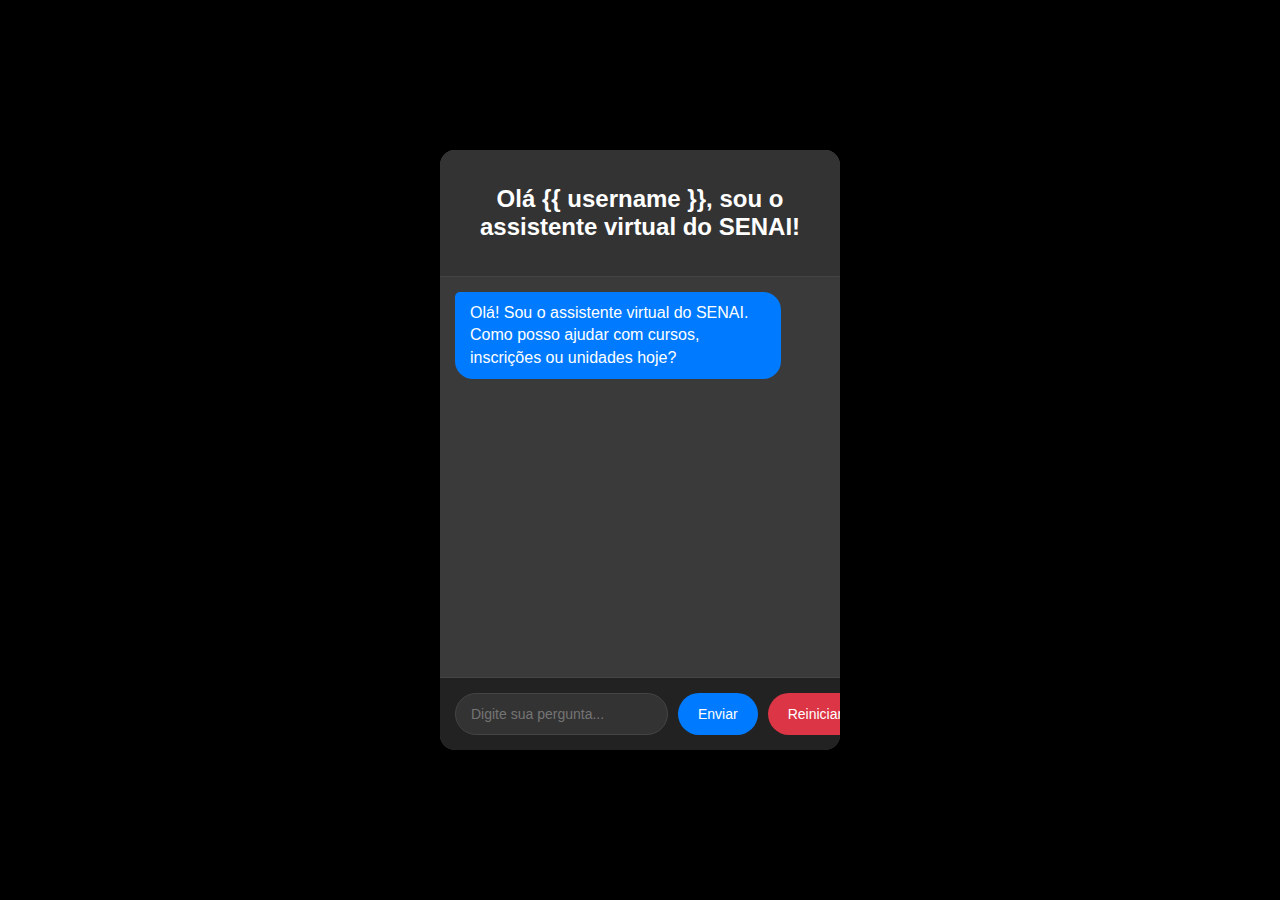
<file: backend - chatbot/templates/index.html>
<!DOCTYPE html>
<html lang="pt-BR">
<head>
  <meta charset="UTF-8">
  <meta name="viewport" content="width=device-width, initial-scale=1.0">
  <title>Chatbot SENAI</title>
  <style>
    body {
      font-family: 'Arial', sans-serif;
      margin: 0;
      padding: 0;
      background-color: #000000;
      color: white;
      display: flex;
      justify-content: center;
      align-items: center;
      height: 100vh;
    }

    .chat-container {
      width: 90%;
      max-width: 400px;
      height: 600px;
      background: #4a4a4a;
      border-radius: 15px;
      box-shadow: 0 5px 15px rgba(0,0,0,0.1);
      display: flex;
      flex-direction: column;
      overflow: hidden;
    }

    .chat-header {
      padding: 15px;
      background-color: #333;
      text-align: center;
      border-bottom: 1px solid #444;
    }

    #chat-box {
      flex: 1;
      padding: 15px;
      overflow-y: auto;
      background-color: #3a3a3a;
      display: flex;
      flex-direction: column;
      gap: 10px;
    }

    .message {
      max-width: 80%;
      padding: 10px 15px;
      border-radius: 18px;
      position: relative;
      word-wrap: break-word;
      line-height: 1.4;
    }

    .bot-message {
      background-color: #007bff;
      align-self: flex-start;
      border-top-left-radius: 5px;
    }

    .user-message {
      background-color: #333;
      align-self: flex-end;
      border-top-right-radius: 5px;
    }

    .input-area {
      display: flex;
      padding: 15px;
      background: #222;
      border-top: 1px solid #444;
      gap: 10px;
    }

    #user-input {
      flex: 1;
      padding: 12px 15px;
      border: 1px solid #444;
      border-radius: 25px;
      outline: none;
      font-size: 14px;
      background-color: #333;
      color: white;
    }

    .input-area button {
      padding: 12px 20px;
      background-color: #007bff;
      color: white;
      border: none;
      border-radius: 25px;
      cursor: pointer;
      font-size: 14px;
      transition: background-color 0.3s;
    }

    .input-area button:hover {
      background-color: #0056b3;
    }

    .reset-btn {
      background-color: #dc3545 !important;
    }

    .reset-btn:hover {
      background-color: #bb2d3b !important;
    }

    /* Animação de digitação */
    .typing-indicator {
      display: inline-flex;
      align-items: center;
      padding: 10px 15px;
      background-color: #007bff;
      border-radius: 18px;
      align-self: flex-start;
      margin-bottom: 10px;
    }

    .typing-dots {
      display: flex;
      margin-left: 5px;
    }

    .typing-dots div {
      width: 8px;
      height: 8px;
      background-color: white;
      border-radius: 50%;
      margin: 0 2px;
      animation: typing 1.4s infinite ease-in-out;
    }

    .typing-dots div:nth-child(1) { animation-delay: 0s; }
    .typing-dots div:nth-child(2) { animation-delay: 0.2s; }
    .typing-dots div:nth-child(3) { animation-delay: 0.4s; }

    @keyframes typing {
      0%, 60%, 100% { transform: translateY(0); }
      30% { transform: translateY(-3px); }
    }

    .error-message {
      color: #ff6b6b;
      padding: 10px;
      text-align: center;
      font-size: 14px;
    }
  </style>
</head>
<body>
  <div class="chat-container">
    <div class="chat-header">
      <h2>Olá {{ username }}, sou o assistente virtual do SENAI!</h2>
    </div>
    <div id="chat-box"></div>
    <div class="input-area">
      <input type="text" id="user-input" placeholder="Digite sua pergunta..." autocomplete="off">
      <button onclick="sendMessage()">Enviar</button>
      <button onclick="resetConversation()" class="reset-btn">Reiniciar</button>
    </div>
  </div>

  <script>
    // Ao carregar a página, exibe a mensagem inicial
    window.onload = function() {
      const chatBox = document.getElementById("chat-box");
      addBotMessage("Olá! Sou o assistente virtual do SENAI. Como posso ajudar com cursos, inscrições ou unidades hoje?");
      
      // Focar no input automaticamente
      document.getElementById("user-input").focus();
    }
    
    // Função para adicionar mensagem do bot
    function addBotMessage(message) {
      const chatBox = document.getElementById("chat-box");
      const messageDiv = document.createElement("div");
      messageDiv.className = "message bot-message";
      messageDiv.innerHTML = message;
      chatBox.appendChild(messageDiv);
      chatBox.scrollTop = chatBox.scrollHeight;
    }
    
    // Função para adicionar mensagem do usuário
    function addUserMessage(message) {
      const chatBox = document.getElementById("chat-box");
      const messageDiv = document.createElement("div");
      messageDiv.className = "message user-message";
      messageDiv.innerHTML = message;
      chatBox.appendChild(messageDiv);
      chatBox.scrollTop = chatBox.scrollHeight;
    }
    
    // Função para mostrar indicador de digitação
    function showTypingIndicator() {
      const chatBox = document.getElementById("chat-box");
      const typingDiv = document.createElement("div");
      typingDiv.className = "typing-indicator";
      typingDiv.id = "typing-indicator";
      typingDiv.innerHTML = `
        <span>Digitando</span>
        <div class="typing-dots">
          <div></div>
          <div></div>
          <div></div>
        </div>
      `;
      chatBox.appendChild(typingDiv);
      chatBox.scrollTop = chatBox.scrollHeight;
    }
    
    // Função para remover indicador de digitação
    function hideTypingIndicator() {
      const indicator = document.getElementById("typing-indicator");
      if (indicator) {
        indicator.remove();
      }
    }
    
    // Permite enviar mensagem com a tecla Enter
    document.getElementById("user-input").addEventListener("keyup", function(event) {
      if (event.key === "Enter") {
        sendMessage();
      }
    });
    
    function sendMessage() {
      const input = document.getElementById("user-input");
      const message = input.value.trim();
      
      if (!message) return;
      
      addUserMessage(message);
      input.value = "";
      
      // Mostrar indicador de "digitando..."
      showTypingIndicator();
      
      // Enviar mensagem para o servidor
      fetch("/chat", {
        method: "POST",
        headers: {"Content-Type": "application/json"},
        body: JSON.stringify({message})
      })
      .then(res => {
        if (!res.ok) {
          throw new Error("Erro na resposta do servidor");
        }
        return res.json();
      })
      .then(data => {
        hideTypingIndicator();
        
        if (data.error) {
          showErrorMessage(data.error);
        } else {
          addBotMessage(data.reply);
        }
      })
      .catch(error => {
        hideTypingIndicator();
        showErrorMessage("Falha na conexão com o servidor");
        console.error("Erro:", error);
      });
    }
    
    // Função para mostrar mensagem de erro
    function showErrorMessage(message) {
      const chatBox = document.getElementById("chat-box");
      const errorDiv = document.createElement("div");
      errorDiv.className = "error-message";
      errorDiv.innerHTML = `<strong>Erro:</strong> ${message}`;
      chatBox.appendChild(errorDiv);
      chatBox.scrollTop = chatBox.scrollHeight;
    }
    
    function resetConversation() {
      const chatBox = document.getElementById("chat-box");
      chatBox.innerHTML = ""; // Limpa o chat
      
      fetch("/reset", {
        method: "POST"
      })
      .then(res => {
        if (!res.ok) {
          throw new Error("Erro ao reiniciar conversa");
        }
        return res.json();
      })
      .then(() => {
        addBotMessage("Olá! Sou o assistente virtual do SENAI. Como posso ajudar com cursos, inscrições ou unidades hoje?");
      })
      .catch(error => {
        showErrorMessage("Falha ao reiniciar a conversa");
        console.error("Erro:", error);
      });
    }
  </script>
</body>
</html>
</file>
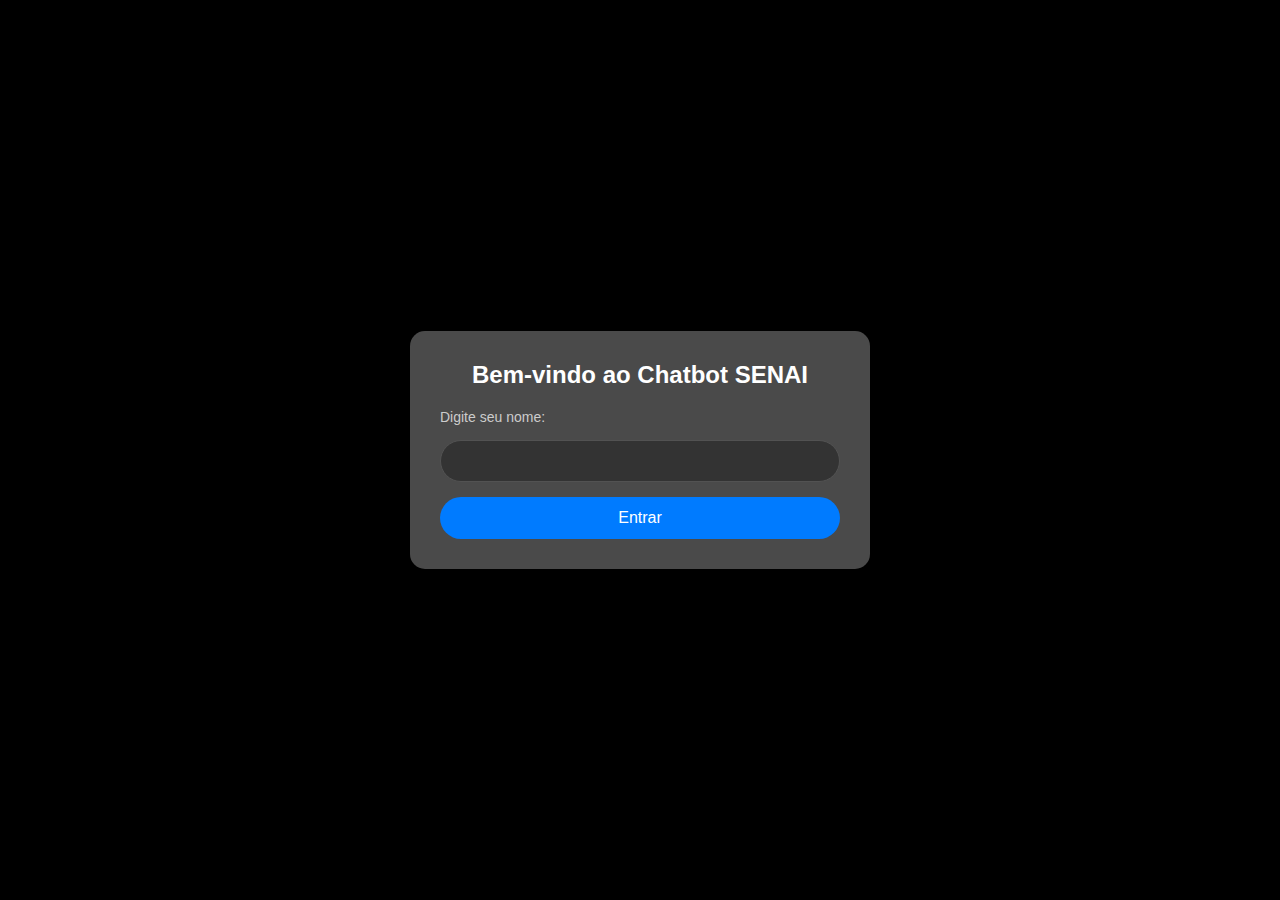
<file: templates/login.html>
<!DOCTYPE html>
<html lang="pt-BR">
<head>
  <meta charset="UTF-8">
  <meta name="viewport" content="width=device-width, initial-scale=1.0">
  <title>Login - SENAI Chatbot</title>
  <style>
    body {
      font-family: 'Arial', sans-serif;
      margin: 0;
      padding: 0;
      background-color: #000000;
      color: white;
      display: flex;
      justify-content: center;
      align-items: center;
      height: 100vh;
    }

    .login-container {
      width: 90%;
      max-width: 400px;
      padding: 30px;
      background: #4a4a4a;
      border-radius: 15px;
      box-shadow: 0 5px 15px rgba(0,0,0,0.1);
      text-align: center;
    }

    h2 {
      margin-top: 0;
      color: #ffffff;
    }

    .login-form {
      display: flex;
      flex-direction: column;
      gap: 15px;
    }

    .login-form label {
      text-align: left;
      font-size: 14px;
      color: #cccccc;
    }

    .login-form input {
      padding: 12px 15px;
      border: 1px solid #525252;
      border-radius: 25px;
      outline: none;
      font-size: 14px;
      background-color: #333;
      color: white;
    }

    .login-form button {
      padding: 12px;
      background-color: #007bff;
      color: white;
      border: none;
      border-radius: 25px;
      cursor: pointer;
      font-size: 16px;
      transition: background-color 0.3s;
    }

    .login-form button:hover {
      background-color: #0056b3;
    }
  </style>
</head>
<body>
  <div class="login-container">
    <h2>Bem-vindo ao Chatbot SENAI</h2>
    <form method="POST" action="/login" class="login-form">
      <label for="username">Digite seu nome:</label>
      <input type="text" id="username" name="username" required autofocus>
      <button type="submit">Entrar</button>
    </form>
  </div>
</body>
</html>
</file>
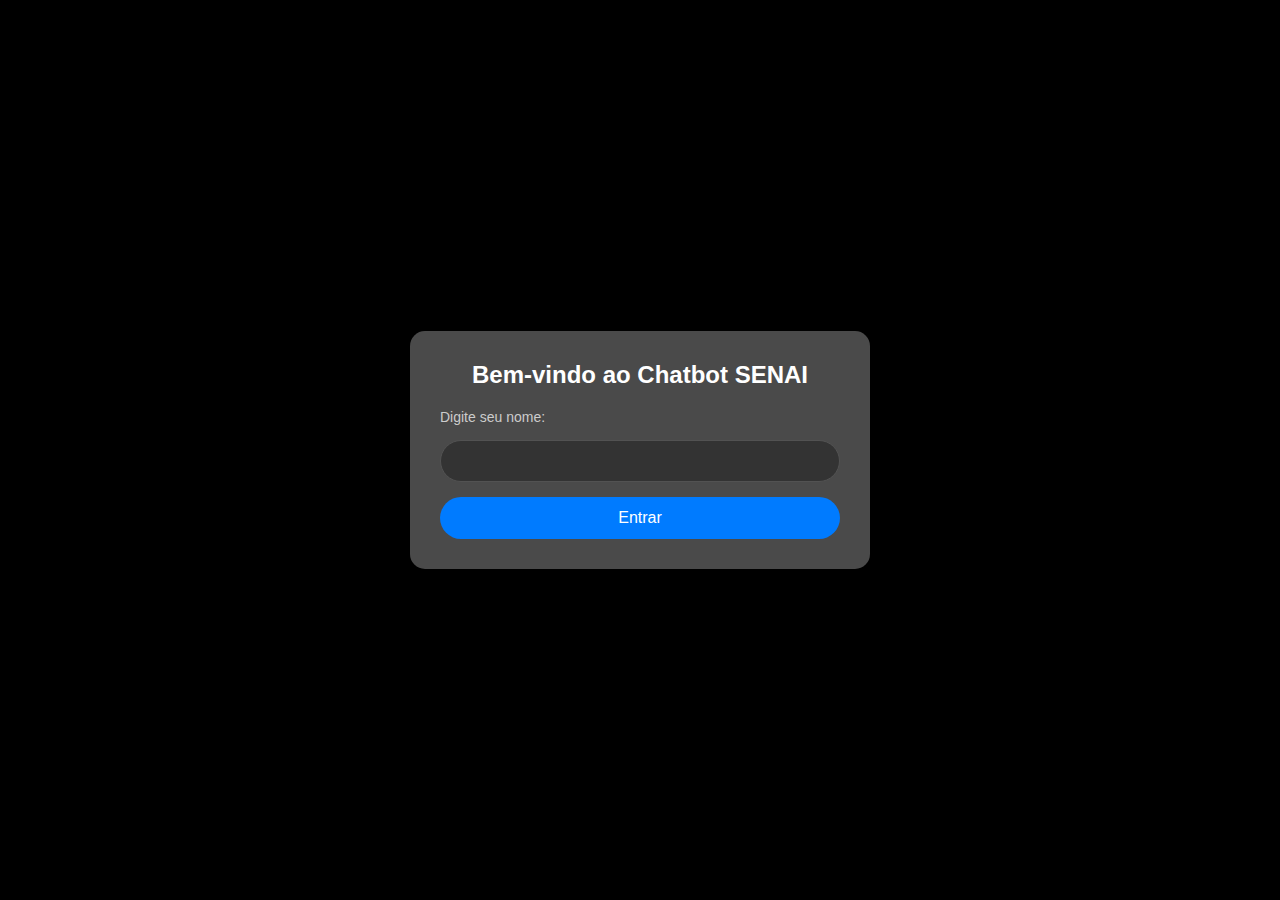
<file: backend - chatbot/templates/login.html>
<!DOCTYPE html>
<html lang="pt-BR">
<head>
  <meta charset="UTF-8">
  <meta name="viewport" content="width=device-width, initial-scale=1.0">
  <title>Login - SENAI Chatbot</title>
  <style>
    body {
      font-family: 'Arial', sans-serif;
      margin: 0;
      padding: 0;
      background-color: #000000;
      color: white;
      display: flex;
      justify-content: center;
      align-items: center;
      height: 100vh;
    }

    .login-container {
      width: 90%;
      max-width: 400px;
      padding: 30px;
      background: #4a4a4a;
      border-radius: 15px;
      box-shadow: 0 5px 15px rgba(0,0,0,0.1);
      text-align: center;
    }

    h2 {
      margin-top: 0;
      color: #ffffff;
    }

    .login-form {
      display: flex;
      flex-direction: column;
      gap: 15px;
    }

    .login-form label {
      text-align: left;
      font-size: 14px;
      color: #cccccc;
    }

    .login-form input {
      padding: 12px 15px;
      border: 1px solid #525252;
      border-radius: 25px;
      outline: none;
      font-size: 14px;
      background-color: #333;
      color: white;
    }

    .login-form button {
      padding: 12px;
      background-color: #007bff;
      color: white;
      border: none;
      border-radius: 25px;
      cursor: pointer;
      font-size: 16px;
      transition: background-color 0.3s;
    }

    .login-form button:hover {
      background-color: #0056b3;
    }
  </style>
</head>
<body>
  <div class="login-container">
    <h2>Bem-vindo ao Chatbot SENAI</h2>
    <form method="POST" action="/login" class="login-form">
      <label for="username">Digite seu nome:</label>
      <input type="text" id="username" name="username" required autofocus>
      <button type="submit">Entrar</button>
    </form>
  </div>
</body>
</html>
</file>
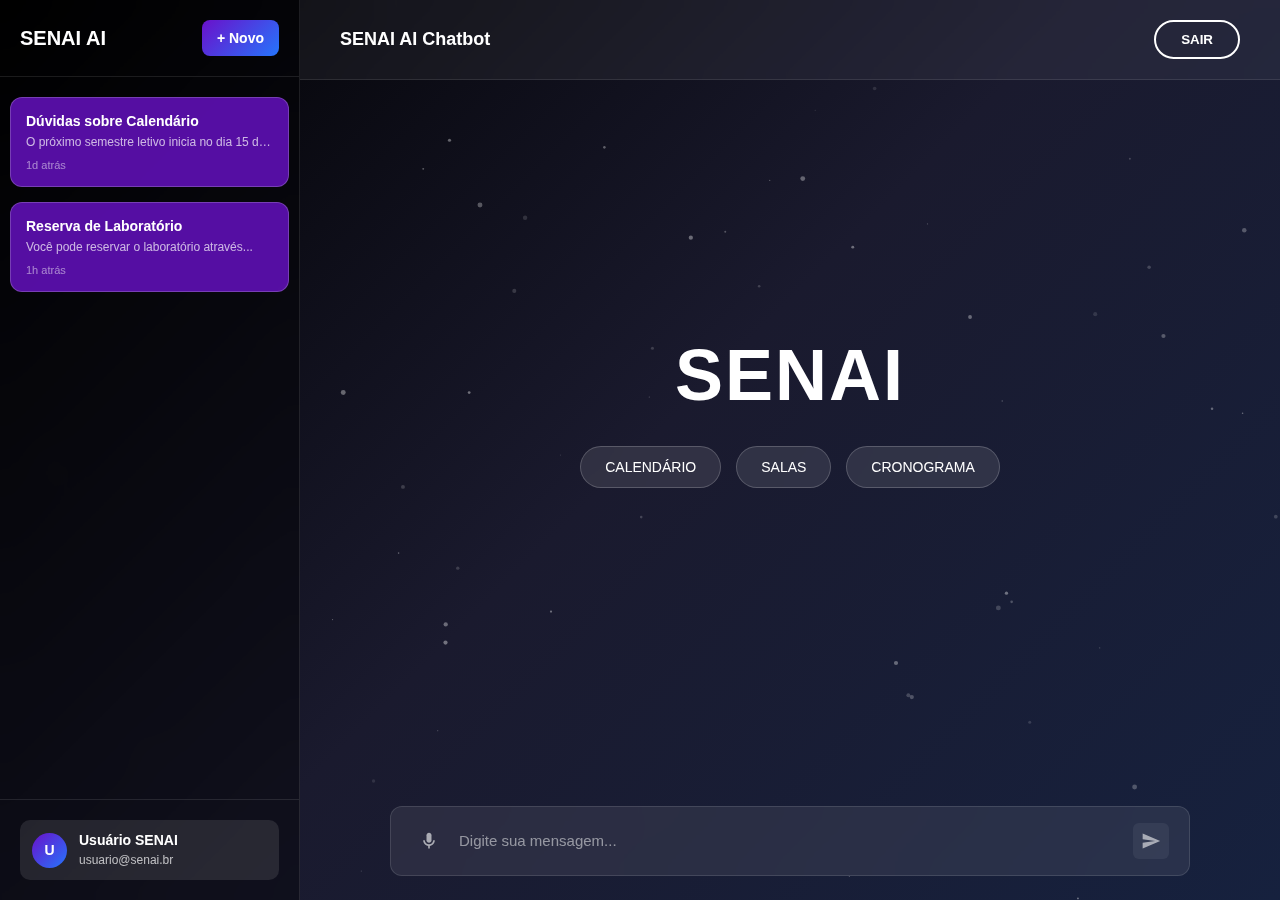
<file: chatbot/templates/chat.html>
<!DOCTYPE html>
<html lang="pt-BR">
<head>
    <meta charset="UTF-8">
    <meta name="viewport" content="width=device-width, initial-scale=1.0">
    <title>SENAI AI - Chatbot</title>
    <style>
        * {
            margin: 0;
            padding: 0;
            box-sizing: border-box;
            font-family: Arial, sans-serif;
        }
        
        body {
            background: linear-gradient(135deg, #000 0%, #1a1a2e 50%, #16213e 100%);
            color: #fff;
            height: 100vh;
            display: flex;
            overflow: hidden;
        }
        
        #particles-js {
            position: fixed;
            width: 100%;
            height: 100%;
            top: 0;
            left: 0;
            z-index: -1;
        }
        
        .sidebar {
            width: 300px;
            background: rgba(0, 0, 0, 0.4);
            backdrop-filter: blur(15px);
            border-right: 1px solid rgba(255, 255, 255, 0.1);
            display: flex;
            flex-direction: column;
            height: 100vh;
            position: relative;
        }
        
        .sidebar-header {
            padding: 20px;
            border-bottom: 1px solid rgba(255, 255, 255, 0.1);
            display: flex;
            align-items: center;
            justify-content: space-between;
        }
        
        .logo {
            font-size: 20px;
            font-weight: bold;
            color: #fff;
        }
        
        .new-chat-btn {
            background: linear-gradient(135deg, #6a11cb 0%, #2575fc 100%);
            border: none;
            color: #fff;
            padding: 10px 15px;
            border-radius: 8px;
            cursor: pointer;
            font-size: 14px;
            font-weight: bold;
            transition: 0.3s;
        }
        
        .new-chat-btn:hover {
            opacity: 0.9;
            transform: translateY(-1px);
        }
        
        .sidebar-content {
            flex: 1;
            overflow-y: auto;
            padding: 20px 10px;
        }
        
        .sidebar-content::-webkit-scrollbar {
            width: 6px;
        }
        
        .sidebar-content::-webkit-scrollbar-track {
            background: rgba(255, 255, 255, 0.1);
            border-radius: 3px;
        }
        
        .sidebar-content::-webkit-scrollbar-thumb {
            background: rgba(255, 255, 255, 0.3);
            border-radius: 3px;
        }
        
        .chat-item {
            background: rgba(106, 17, 203, 0.8);
            backdrop-filter: blur(10px);
            margin-bottom: 15px;
            padding: 15px;
            border-radius: 12px;
            border: 1px solid rgba(255, 255, 255, 0.2);
            cursor: pointer;
            transition: all 0.3s ease;
            position: relative;
            overflow: hidden;
        }
        
        .chat-item:hover {
            background: rgba(106, 17, 203, 0.9);
            transform: translateX(5px);
            box-shadow: 0 5px 20px rgba(106, 17, 203, 0.3);
        }
        
        .chat-item.active {
            background: linear-gradient(135deg, #6a11cb 0%, #2575fc 100%);
            box-shadow: 0 5px 20px rgba(106, 17, 203, 0.4);
        }
        
        .chat-item::before {
            content: '';
            position: absolute;
            left: 0;
            top: 0;
            height: 100%;
            width: 3px;
            background: linear-gradient(135deg, #6a11cb 0%, #2575fc 100%);
            opacity: 0;
            transition: 0.3s;
        }
        
        .chat-item:hover::before {
            opacity: 1;
        }
        
        .chat-title {
            font-weight: bold;
            font-size: 14px;
            margin-bottom: 5px;
            color: #fff;
        }
        
        .chat-preview {
            font-size: 12px;
            color: rgba(255, 255, 255, 0.7);
            line-height: 1.4;
            white-space: nowrap;
            overflow: hidden;
            text-overflow: ellipsis;
        }
        
        .chat-time {
            font-size: 11px;
            color: rgba(255, 255, 255, 0.5);
            margin-top: 8px;
        }
        
        .sidebar-footer {
            padding: 20px;
            border-top: 1px solid rgba(255, 255, 255, 0.1);
        }
        
        .user-info {
            display: flex;
            align-items: center;
            gap: 12px;
            padding: 12px;
            background: rgba(255, 255, 255, 0.1);
            border-radius: 10px;
            cursor: pointer;
            transition: 0.3s;
        }
        
        .user-info:hover {
            background: rgba(255, 255, 255, 0.15);
        }
        
        .user-avatar {
            width: 35px;
            height: 35px;
            border-radius: 50%;
            background: linear-gradient(135deg, #6a11cb 0%, #2575fc 100%);
            display: flex;
            align-items: center;
            justify-content: center;
            font-weight: bold;
            font-size: 14px;
        }
        
        .user-details h4 {
            font-size: 14px;
            margin-bottom: 2px;
        }
        
        .user-details span {
            font-size: 12px;
            color: rgba(255, 255, 255, 0.7);
        }
        
        .main-content {
            flex: 1;
            display: flex;
            flex-direction: column;
            height: 100vh;
        }
        
        .main-header {
            padding: 20px 40px;
            background: rgba(255, 255, 255, 0.05);
            backdrop-filter: blur(10px);
            border-bottom: 1px solid rgba(255, 255, 255, 0.1);
            display: flex;
            justify-content: space-between;
            align-items: center;
        }
        
        .chat-title-main {
            font-size: 18px;
            font-weight: bold;
        }
        
        .header-actions {
            display: flex;
            gap: 15px;
            align-items: center;
        }
        
        .btn-sair {
            background: transparent;
            color: #fff;
            border: 2px solid #fff;
            padding: 10px 25px;
            border-radius: 25px;
            font-weight: bold;
            transition: 0.3s;
            cursor: pointer;
        }
        
        .btn-sair:hover {
            background: #fff;
            color: #000;
        }
        
        .chat-area {
            flex: 1;
            display: flex;
            flex-direction: column;
            position: relative;
        }
        
        .welcome-section {
            flex: 1;
            display: flex;
            flex-direction: column;
            justify-content: center;
            align-items: center;
            text-align: center;
            padding: 40px;
        }
        
        .senai-logo {
            font-size: 72px;
            font-weight: 900;
            margin-bottom: 30px;
            letter-spacing: 2px;
        }
        
        .quick-actions {
            display: flex;
            gap: 15px;
            justify-content: center;
            margin-bottom: 40px;
            flex-wrap: wrap;
        }
        
        .quick-btn {
            background: rgba(255, 255, 255, 0.1);
            backdrop-filter: blur(15px);
            border: 1px solid rgba(255, 255, 255, 0.2);
            color: #fff;
            padding: 12px 24px;
            border-radius: 25px;
            cursor: pointer;
            transition: 0.3s;
            font-size: 14px;
        }
        
        .quick-btn:hover {
            background: rgba(255, 255, 255, 0.2);
            transform: translateY(-2px);
        }
        
        .chat-messages {
            flex: 1;
            overflow-y: auto;
            padding: 24px 0;
            display: none;
            flex-direction: column;
            max-width: 800px;
            margin: 0 auto;
            width: 100%;
        }
        
        .chat-messages::-webkit-scrollbar {
            width: 6px;
        }
        
        .chat-messages::-webkit-scrollbar-track {
            background: transparent;
        }
        
        .chat-messages::-webkit-scrollbar-thumb {
            background: rgba(255, 255, 255, 0.2);
            border-radius: 3px;
        }
        
        .message {
            margin-bottom: 32px;
            animation: fadeInUp 0.3s ease;
            padding: 0 24px;
        }
        
        .message-header {
            display: flex;
            align-items: center;
            gap: 12px;
            margin-bottom: 8px;
        }
        
        .message-avatar {
            width: 32px;
            height: 32px;
            border-radius: 6px;
            display: flex;
            align-items: center;
            justify-content: center;
            font-weight: 600;
            font-size: 14px;
            flex-shrink: 0;
        }
        
        .message.user .message-avatar {
            background: linear-gradient(135deg, #6a11cb 0%, #2575fc 100%);
            color: white;
        }
        
        .message.ai .message-avatar {
            background: linear-gradient(135deg, #ff6b6b 0%, #feca57 100%);
            color: white;
        }
        
        .message-author {
            font-weight: 600;
            font-size: 14px;
            color: #fff;
        }
        
        .message-time {
            font-size: 12px;
            color: rgba(255, 255, 255, 0.5);
            margin-left: auto;
        }
        
        .message-content {
            margin-left: 44px;
            line-height: 1.6;
            color: rgba(255, 255, 255, 0.9);
            font-size: 15px;
        }
        
        .message.user .message-content {
            color: rgba(255, 255, 255, 0.95);
        }
        
        .message.ai .message-content {
            color: rgba(255, 255, 255, 0.85);
        }
        
        .input-container {
            background: rgba(255, 255, 255, 0.08);
            backdrop-filter: blur(15px);
            border-radius: 12px;
            padding: 16px 20px;
            display: flex;
            align-items: center;
            gap: 12px;
            border: 1px solid rgba(255, 255, 255, 0.12);
            margin: 24px auto;
            max-width: 800px;
            width: calc(100% - 48px);
        }
        
        .chat-input {
            flex: 1;
            background: transparent;
            border: none;
            color: #fff;
            font-size: 15px;
            outline: none;
            resize: none;
            max-height: 120px;
            min-height: 20px;
            line-height: 1.5;
        }
        
        .chat-input::placeholder {
            color: rgba(255, 255, 255, 0.5);
        }
        
        .send-btn {
            background: rgba(255, 255, 255, 0.1);
            border: none;
            color: #fff;
            cursor: pointer;
            padding: 8px;
            border-radius: 6px;
            transition: 0.2s;
            display: flex;
            align-items: center;
            justify-content: center;
            opacity: 0.6;
        }
        
        .send-btn:hover {
            background: rgba(255, 255, 255, 0.15);
            opacity: 1;
        }
        
        .send-btn.active {
            background: linear-gradient(135deg, #6a11cb 0%, #2575fc 100%);
            opacity: 1;
        }
        
        .mic-btn {
            background: transparent;
            border: none;
            color: rgba(255, 255, 255, 0.6);
            cursor: pointer;
            padding: 8px;
            border-radius: 6px;
            transition: 0.2s;
            display: flex;
            align-items: center;
            justify-content: center;
        }
        
        .mic-btn:hover {
            background: rgba(255, 255, 255, 0.1);
            color: rgba(255, 255, 255, 0.8);
        }
        
        .typing-indicator {
            display: none;
            padding: 0 24px 16px 68px;
            color: rgba(255, 255, 255, 0.6);
            font-size: 14px;
            font-style: italic;
            max-width: 800px;
            margin: 0 auto;
            width: 100%;
        }
        
        .typing-dots {
            display: inline-block;
            animation: blink 1.4s infinite;
        }
        
        @keyframes fadeInUp {
            from {
                opacity: 0;
                transform: translateY(20px);
            }
            to {
                opacity: 1;
                transform: translateY(0);
            }
        }
        
        @keyframes blink {
            0%, 50% { opacity: 1; }
            51%, 100% { opacity: 0.3; }
        }
        
        @media (max-width: 768px) {
            .sidebar {
                width: 250px;
            }
            
            .main-header {
                padding: 15px 20px;
            }
            
            .chat-messages {
                padding: 10px 20px;
            }
            
            .input-container {
                margin: 10px 20px;
            }
            
            .senai-logo {
                font-size: 48px;
            }
        }
    </style>
</head>
<body>
    <div id="particles-js"></div>
    
    <div class="sidebar">
        <div class="sidebar-header">
            <div class="logo">SENAI AI</div>
            <button class="new-chat-btn" onclick="newChat()">+ Novo</button>
        </div>
        
        <div class="sidebar-content" id="chatList">
            <!-- Chats serão adicionados dinamicamente aqui -->
        </div>
        
        <div class="sidebar-footer">
            <div class="user-info">
                <div class="user-avatar">U</div>
                <div class="user-details">
                    <h4>Usuário SENAI</h4>
                    <span>usuario@senai.br</span>
                </div>
            </div>
        </div>
    </div>
    
    <div class="main-content">
        <div class="main-header">
            <div class="chat-title-main" id="chatTitleMain">SENAI AI Chatbot</div>
            <div class="header-actions">
                <button class="btn-sair" onclick="logout()">SAIR</button>
            </div>
        </div>
        
        <div class="chat-area">
            <div class="welcome-section" id="welcomeSection">
                <div class="senai-logo">SENAI</div>
                
                <div class="quick-actions">
                    <button class="quick-btn" onclick="sendQuickMessage('Como posso consultar o calendário acadêmico?')">CALENDÁRIO</button>
                    <button class="quick-btn" onclick="sendQuickMessage('Como reservo uma sala ou laboratório?')">SALAS</button>
                    <button class="quick-btn" onclick="sendQuickMessage('Onde encontro o cronograma de aulas?')">CRONOGRAMA</button>
                </div>
            </div>
            
            <div class="chat-messages" id="chatMessages">
                <!-- Mensagens serão adicionadas dinamicamente aqui -->
            </div>
            
            <div class="typing-indicator" id="typingIndicator">
                SENAI AI está digitando<span class="typing-dots">...</span>
            </div>
            
            <div class="input-container">
                <button class="mic-btn" onclick="toggleMic()">
                    <svg width="20" height="20" viewBox="0 0 24 24" fill="currentColor">
                        <path d="M12 14c1.66 0 3-1.34 3-3V5c0-1.66-1.34-3-3-3S9 3.34 9 5v6c0 1.66 1.34 3 3 3z"/>
                        <path d="M17 11c0 2.76-2.24 5-5 5s-5-2.24-5-5H5c0 3.53 2.61 6.43 6 6.92V21h2v-3.08c3.39-.49 6-3.39 6-6.92h-2z"/>
                    </svg>
                </button>
                <textarea class="chat-input" id="messageInput" placeholder="Digite sua mensagem..." onkeypress="handleKeyPress(event)" oninput="updateSendButton()" rows="1"></textarea>
                <button class="send-btn" onclick="sendMessage()">
                    <svg width="20" height="20" viewBox="0 0 24 24" fill="currentColor">
                        <path d="M2.01 21L23 12 2.01 3 2 10l15 2-15 2z"/>
                    </svg>
                </button>
            </div>
        </div>
    </div>
    
    <script>
        // Estado global do chat
        let chatState = {
            chats: [],
            currentChatId: null,
            chatCounter: 0,
            isTyping: false
        };

        // Respostas automáticas do AI
        const aiResponses = {
            'calendário': 'Você pode consultar o calendário acadêmico através do portal do aluno ou solicitando na secretaria. O calendário contém datas importantes como início e fim dos períodos letivos, feriados e eventos especiais.',
            'salas': 'Para reservar salas ou laboratórios, acesse o sistema de reservas online ou procure a coordenação do seu curso. É necessário especificar o horário, data e finalidade da reserva.',
            'cronograma': 'O cronograma de aulas está disponível no sistema acadêmico. Você pode acessá-lo através do seu login de estudante ou consultar os quadros de horários nos corredores.',
            'material': 'Os materiais de estudo estão disponíveis na biblioteca digital e no ambiente virtual de aprendizagem. Procure por sua disciplina específica ou consulte seu professor.',
            'suporte': 'Para suporte técnico, entre em contato com a TI através do email suporte@senai.br ou pelos ramais internos 2020-2025.',
            'default': 'Entendi sua pergunta! Como assistente virtual do SENAI, posso ajudá-lo com informações sobre calendário acadêmico, reserva de salas, cronogramas, materiais de estudo e suporte técnico. Tem algo específico que gostaria de saber?'
        };

        // Inicialização
        document.addEventListener('DOMContentLoaded', function() {
            createParticles();
            loadSampleChats();
            updateChatList();
        });

        // Partículas de fundo
        function createParticles() {
            const canvas = document.createElement('canvas');
            const ctx = canvas.getContext('2d');
            const particles = [];
            canvas.style.position = 'fixed';
            canvas.style.top = 0;
            canvas.style.left = 0;
            canvas.style.width = '100%';
            canvas.style.height = '100%';
            canvas.style.zIndex = '-1';
            document.getElementById('particles-js').appendChild(canvas);
            
            function resize() {
                canvas.width = window.innerWidth;
                canvas.height = window.innerHeight;
            }
            
            function createParticle() {
                return {
                    x: Math.random() * canvas.width,
                    y: Math.random() * canvas.height,
                    size: Math.random() * 2 + 0.5,
                    speedX: (Math.random() - 0.5) * 0.5,
                    speedY: (Math.random() - 0.5) * 0.5,
                    opacity: Math.random() * 0.3 + 0.1
                };
            }
            
            function animate() {
                ctx.clearRect(0, 0, canvas.width, canvas.height);
                particles.forEach(p => {
                    p.x += p.speedX;
                    p.y += p.speedY;
                    if (p.x < 0 || p.x > canvas.width) p.speedX *= -1;
                    if (p.y < 0 || p.y > canvas.height) p.speedY *= -1;
                    ctx.beginPath();
                    ctx.arc(p.x, p.y, p.size, 0, Math.PI * 2);
                    ctx.fillStyle = `rgba(255,255,255,${p.opacity})`;
                    ctx.fill();
                });
                requestAnimationFrame(animate);
            }
            
            resize();
            window.addEventListener('resize', resize);
            for (let i = 0; i < 80; i++) particles.push(createParticle());
            animate();
        }

        // Carrega chats de exemplo
        function loadSampleChats() {
            chatState.chats = [
                {
                    id: 1,
                    title: "Dúvidas sobre Calendário",
                    messages: [
                        {
                            text: "Quando começa o próximo semestre?",
                            sender: "user",
                            timestamp: new Date(Date.now() - 86400000)
                        },
                        {
                            text: "O próximo semestre letivo inicia no dia 15 de agosto, conforme calendário acadêmico disponível no portal.",
                            sender: "ai",
                            timestamp: new Date(Date.now() - 86350000)
                        }
                    ],
                    createdAt: new Date(Date.now() - 86400000),
                    lastMessage: "O próximo semestre letivo inicia no dia 15 de agosto..."
                },
                {
                    id: 2,
                    title: "Reserva de Laboratório",
                    messages: [
                        {
                            text: "Como faço para reservar o laboratório de informática?",
                            sender: "user",
                            timestamp: new Date(Date.now() - 3600000)
                        },
                        {
                            text: "Você pode reservar o laboratório através do sistema online ou na secretaria do curso. Precisa de ajuda com o acesso ao sistema?",
                            sender: "ai",
                            timestamp: new Date(Date.now() - 3500000)
                        }
                    ],
                    createdAt: new Date(Date.now() - 3600000),
                    lastMessage: "Você pode reservar o laboratório através..."
                }
            ];
            chatState.chatCounter = 2;
        }

        // Função para gerar resposta automática
        function generateAIResponse(message) {
            const lowerMessage = message.toLowerCase();
            
            if (lowerMessage.includes('calendário') || lowerMessage.includes('calendario')) {
                return aiResponses.calendário;
            } else if (lowerMessage.includes('sala') || lowerMessage.includes('laboratório') || lowerMessage.includes('laboratorio') || lowerMessage.includes('reserva')) {
                return aiResponses.salas;
            } else if (lowerMessage.includes('cronograma') || lowerMessage.includes('aula') || lowerMessage.includes('horário') || lowerMessage.includes('horario')) {
                return aiResponses.cronograma;
            } else if (lowerMessage.includes('material') || lowerMessage.includes('estudo') || lowerMessage.includes('bibliografia')) {
                return aiResponses.material;
            } else if (lowerMessage.includes('suporte') || lowerMessage.includes('técnico') || lowerMessage.includes('tecnico') || lowerMessage.includes('problema')) {
                return aiResponses.suporte;
            } else {
                return aiResponses.default;
            }
        }

        // Função para criar um novo chat
        function newChat() {
            const chatId = ++chatState.chatCounter;
            const newChat = {
                id: chatId,
                title: `Nova Conversa ${chatId}`,
                messages: [],
                createdAt: new Date(),
                lastMessage: ''
            };
            
            chatState.chats.unshift(newChat);
            chatState.currentChatId = chatId;
            
            updateChatList();
            showChatInterface();
            document.getElementById('chatTitleMain').textContent = newChat.title;
            document.getElementById('messageInput').focus();
        }

        // Função para selecionar um chat
        function selectChat(chatId) {
            chatState.currentChatId = chatId;
            updateChatList();
            showChatInterface();
            loadChatMessages();
            
            const chat = chatState.chats.find(c => c.id === chatId);
            if (chat) {
                document.getElementById('chatTitleMain').textContent = chat.title;
            }
        }

        // Função para atualizar a lista de chats na sidebar
        function updateChatList() {
            const chatList = document.getElementById('chatList');
            chatList.innerHTML = '';

            chatState.chats.forEach(chat => {
                const chatItem = document.createElement('div');
                chatItem.className = `chat-item ${chat.id === chatState.currentChatId ? 'active' : ''}`;
                chatItem.onclick = () => selectChat(chat.id);
                
                const timeAgo = getTimeAgo(chat.createdAt);
                const preview = chat.lastMessage || 'Conversa iniciada';
                
                chatItem.innerHTML = `
                    <div class="chat-title">${chat.title}</div>
                    <div class="chat-preview">${preview}</div>
                    <div class="chat-time">${timeAgo}</div>
                `;
                
                chatList.appendChild(chatItem);
            });
        }

        // Função para mostrar interface de chat
        function showChatInterface() {
            document.getElementById('welcomeSection').style.display = 'none';
            document.getElementById('chatMessages').style.display = 'flex';
        }

        // Função para mostrar interface de boas-vindas
        function showWelcomeInterface() {
            document.getElementById('welcomeSection').style.display = 'flex';
            document.getElementById('chatMessages').style.display = 'none';
            document.getElementById('chatTitleMain').textContent = 'SENAI AI Chatbot';
            chatState.currentChatId = null;
        }

        // Função para carregar mensagens do chat atual
        function loadChatMessages() {
            const messagesContainer = document.getElementById('chatMessages');
            messagesContainer.innerHTML = '';

            const currentChat = chatState.chats.find(c => c.id === chatState.currentChatId);
            if (currentChat && currentChat.messages) {
                currentChat.messages.forEach(message => {
                    addMessageToDOM(message.text, message.sender, message.timestamp, false);
                });
                messagesContainer.scrollTop = messagesContainer.scrollHeight;
            }
        }

        // Função para adicionar mensagem ao DOM
        function addMessageToDOM(text, sender, timestamp, animate = true) {
            const messagesContainer = document.getElementById('chatMessages');
            const messageDiv = document.createElement('div');
            messageDiv.className = `message ${sender}`;
            
            if (animate) {
                messageDiv.style.animation = 'fadeInUp 0.3s ease';
            }
            
            const timeStr = timestamp ? new Date(timestamp).toLocaleTimeString('pt-BR', {hour: '2-digit', minute: '2-digit'}) : new Date().toLocaleTimeString('pt-BR', {hour: '2-digit', minute: '2-digit'});
            
            const authorName = sender === 'user' ? 'Você' : 'SENAI AI';
            const avatar = sender === 'user' ? 'U' : 'AI';
            
            messageDiv.innerHTML = `
                <div class="message-header">
                    <div class="message-avatar">${avatar}</div>
                    <div class="message-author">${authorName}</div>
                    <div class="message-time">${timeStr}</div>
                </div>
                <div class="message-content">${text}</div>
            `;
            
            messagesContainer.appendChild(messageDiv);
            messagesContainer.scrollTop = messagesContainer.scrollHeight;
            
            // Atualizar estado do botão enviar
            updateSendButton();
        }

        // Função para enviar mensagem
        function sendMessage() {
            const input = document.getElementById('messageInput');
            const message = input.value.trim();
            
            if (message) {
                // Se não há chat ativo, criar um novo
                if (!chatState.currentChatId) {
                    newChat();
                    // Atualizar título do chat com base na primeira mensagem
                    const currentChat = chatState.chats.find(c => c.id === chatState.currentChatId);
                    if (currentChat) {
                        currentChat.title = message.length > 30 ? message.substring(0, 30) + '...' : message;
                        document.getElementById('chatTitleMain').textContent = currentChat.title;
                    }
                }
                
                const timestamp = new Date();
                
                // Adicionar mensagem do usuário
                addMessageToDOM(message, 'user', timestamp);
                
                // Salvar mensagem no estado
                const currentChat = chatState.chats.find(c => c.id === chatState.currentChatId);
                if (currentChat) {
                    currentChat.messages.push({
                        text: message,
                        sender: 'user',
                        timestamp: timestamp
                    });
                    currentChat.lastMessage = message.length > 50 ? message.substring(0, 50) + '...' : message;
                }
                
                // Limpar input
                input.value = '';
                updateSendButton();
                
                // Mostrar indicador de digitação
                showTypingIndicator();
                
                // Simular resposta do AI após um delay
                setTimeout(() => {
                    hideTypingIndicator();
                    const aiResponse = generateAIResponse(message);
                    const responseTimestamp = new Date();
                    
                    // Adicionar resposta do AI
                    addMessageToDOM(aiResponse, 'ai', responseTimestamp);
                    
                    // Salvar resposta no estado
                    if (currentChat) {
                        currentChat.messages.push({
                            text: aiResponse,
                            sender: 'ai',
                            timestamp: responseTimestamp
                        });
                        currentChat.lastMessage = aiResponse.length > 50 ? aiResponse.substring(0, 50) + '...' : aiResponse;
                    }
                    
                    // Atualizar lista de chats
                    updateChatList();
                }, 1500 + Math.random() * 2000);
            }
        }

        // Função para enviar mensagem rápida
        function sendQuickMessage(message) {
            if (!chatState.currentChatId) {
                newChat();
            }
            
            document.getElementById('messageInput').value = message;
            sendMessage();
        }

        // Mostrar indicador de digitação
        function showTypingIndicator() {
            chatState.isTyping = true;
            document.getElementById('typingIndicator').style.display = 'block';
            const chatMessages = document.getElementById('chatMessages');
            chatMessages.scrollTop = chatMessages.scrollHeight;
        }

        // Esconder indicador de digitação
        function hideTypingIndicator() {
            chatState.isTyping = false;
            document.getElementById('typingIndicator').style.display = 'none';
        }

        // Atualizar estado do botão enviar
        function updateSendButton() {
            const input = document.getElementById('messageInput');
            const sendBtn = document.querySelector('.send-btn');
            
            if (input.value.trim() !== '') {
                sendBtn.classList.add('active');
            } else {
                sendBtn.classList.remove('active');
            }
            
            // Ajustar altura do textarea
            input.style.height = 'auto';
            input.style.height = (input.scrollHeight) + 'px';
        }

        // Manipulador de tecla pressionada
        function handleKeyPress(e) {
            if (e.key === 'Enter' && !e.shiftKey) {
                e.preventDefault();
                sendMessage();
            }
        }

        // Alternar microfone
        function toggleMic() {
            alert('Funcionalidade de microfone será implementada em versões futuras!');
        }

        // Logout
        function logout() {
            if (confirm('Deseja realmente sair do sistema?')) {
                alert('Saindo do sistema...');
                // Redirecionar para a página de login
                window.location.href = "login.html";
            }
        }

        // Formatar tempo relativo
        function getTimeAgo(date) {
            const now = new Date();
            const diff = now - date;
            
            const seconds = Math.floor(diff / 1000);
            const minutes = Math.floor(seconds / 60);
            const hours = Math.floor(minutes / 60);
            const days = Math.floor(hours / 24);
            
            if (days > 0) return `${days}d atrás`;
            if (hours > 0) return `${hours}h atrás`;
            if (minutes > 0) return `${minutes}min atrás`;
            return 'Agora';
        }
    </script>
</body>
</html>
</file>
